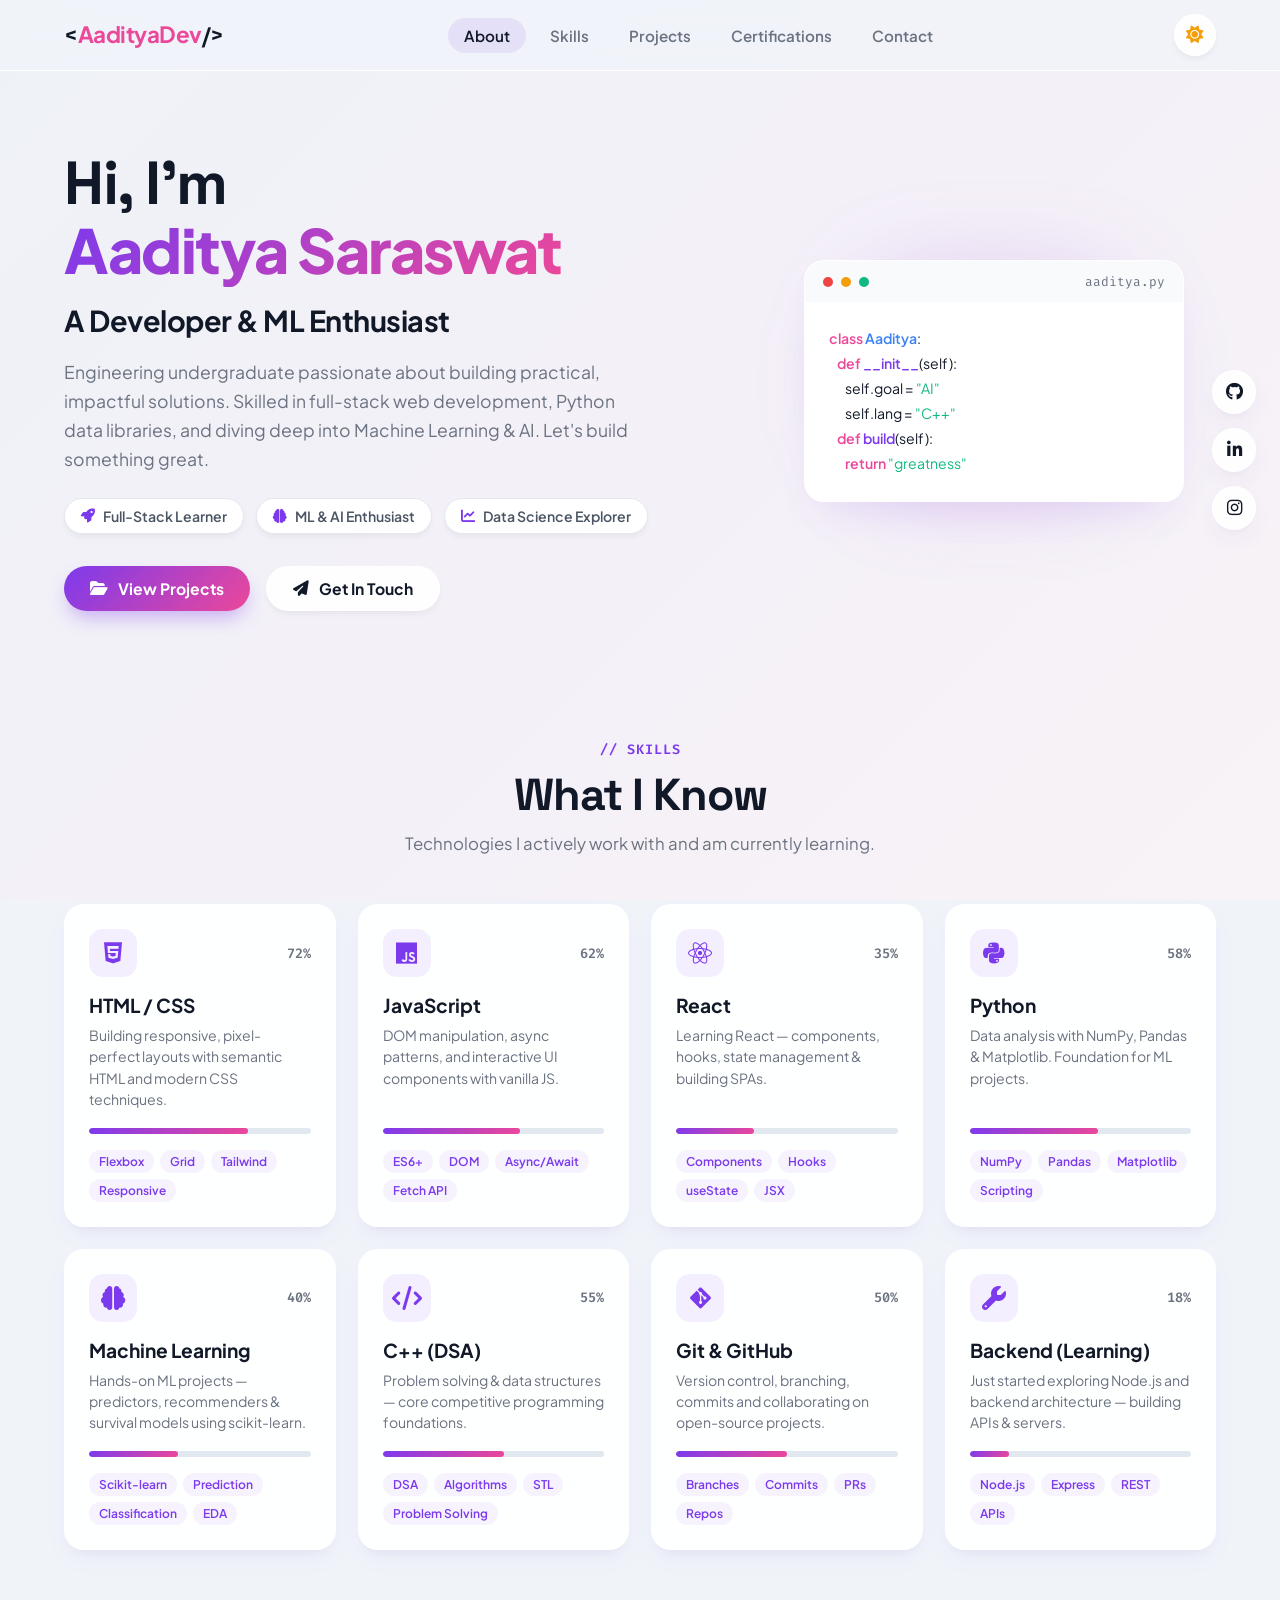
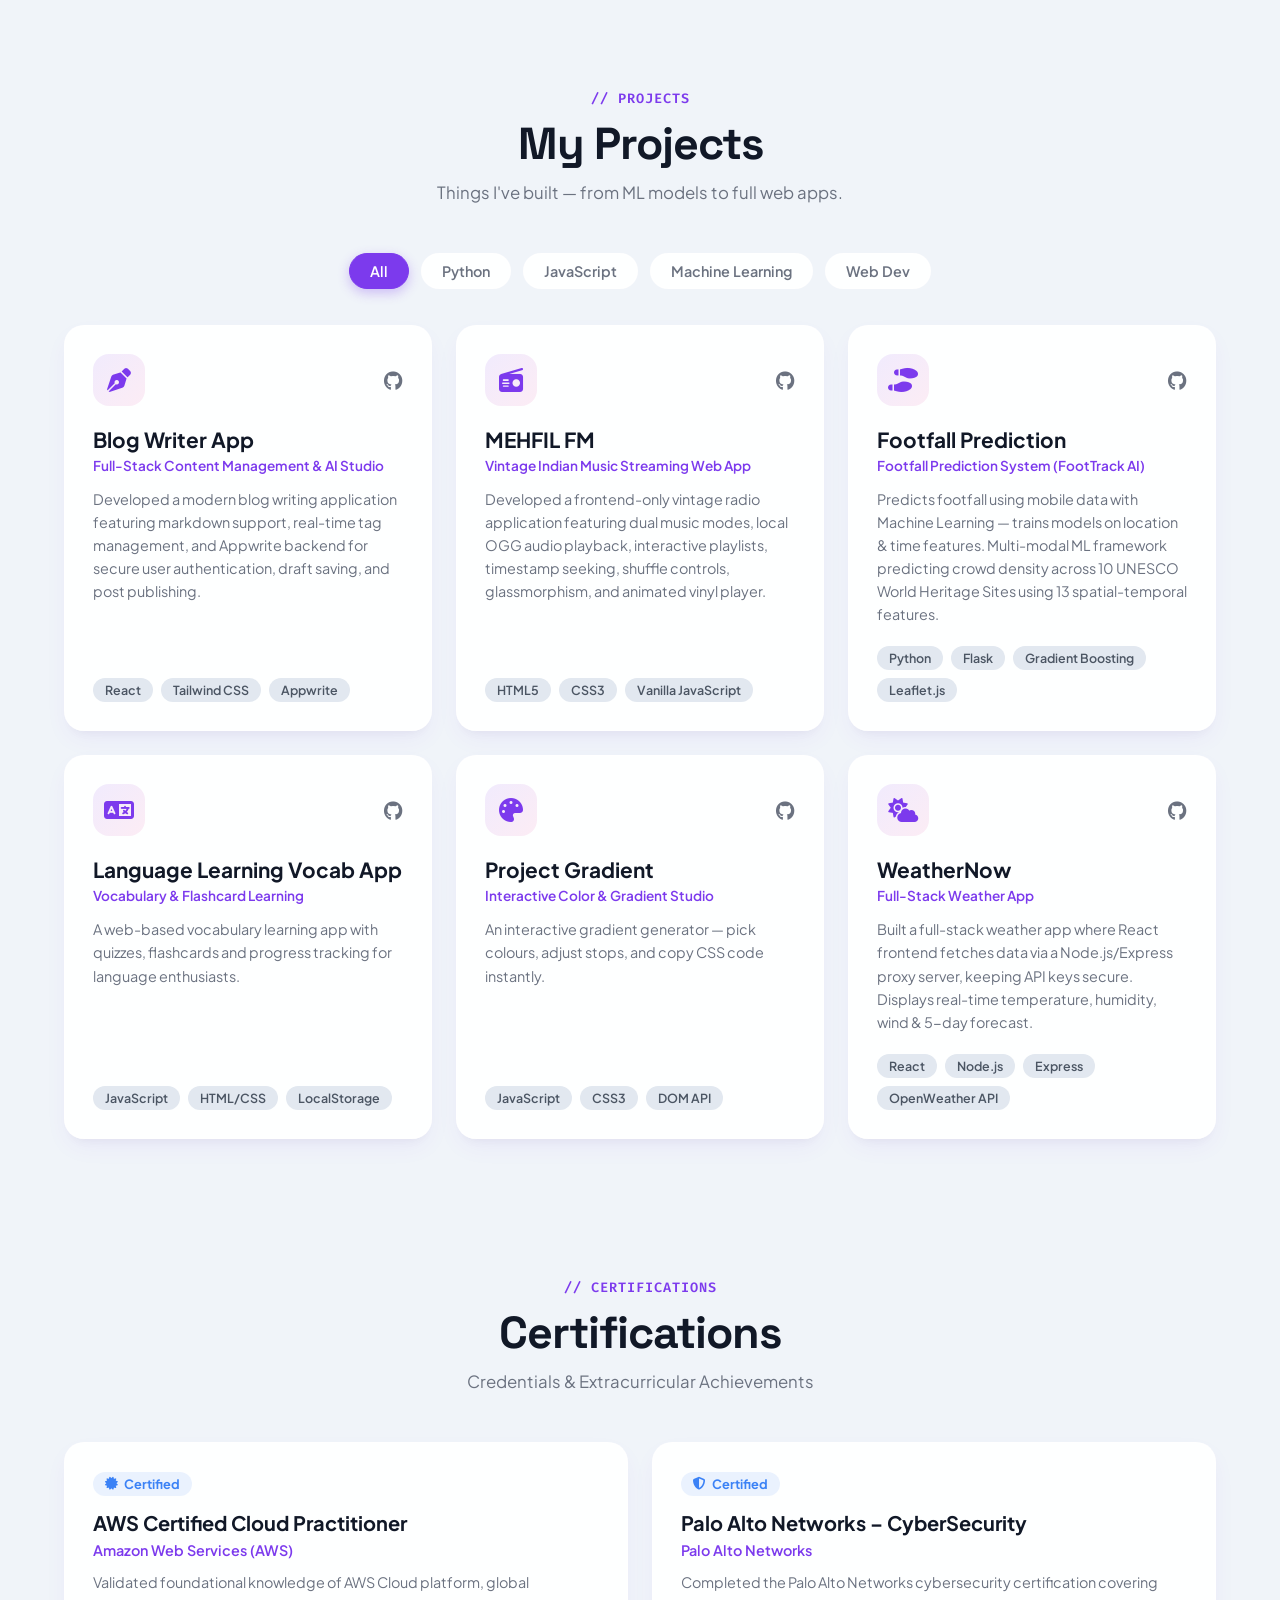
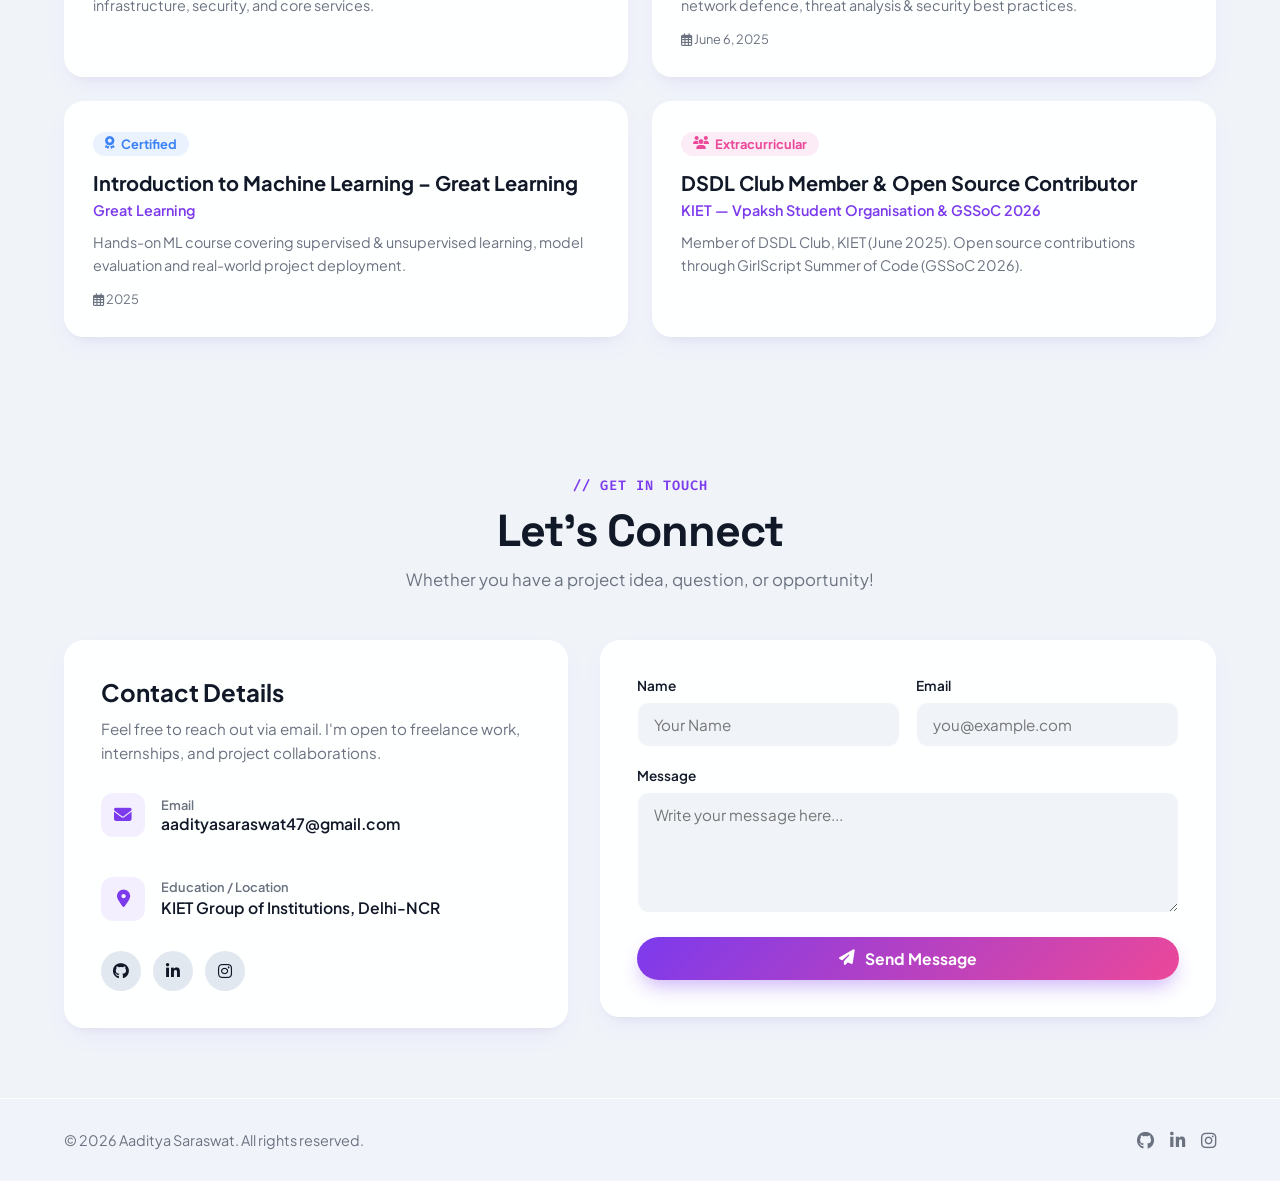
<file: index.html>
<!doctype html>
<html lang="en">
<head>
  <meta charset="utf-8">
  <meta name="viewport" content="width=device-width, initial-scale=1">
  <title>Aaditya Saraswat — Portfolio</title>
  <meta name="description" content="Portfolio of Aaditya Saraswat — Full-Stack Developer &amp; Machine Learning Enthusiast. Explore skills, projects, certifications, and experience.">
  <link rel="stylesheet" href="style.css">
  <link rel="preconnect" href="https://fonts.googleapis.com">
  <link rel="preconnect" href="https://fonts.gstatic.com" crossorigin>
  <link href="https://fonts.googleapis.com/css2?family=Plus+Jakarta+Sans:wght@400;500;600;700;800&amp;family=Space+Grotesk:wght@500;700&amp;family=Fira+Code:wght@400;500&amp;display=swap" rel="stylesheet">
  <link rel="stylesheet" href="https://cdnjs.cloudflare.com/ajax/libs/font-awesome/6.4.0/css/all.min.css">
</head>
<body class="light-theme">

  <!-- NAVBAR -->
  <header class="navbar" role="banner">
    <div class="nav-container">
      <a href="#home" class="brand-logo">&lt;<span class="brand-highlight">AadityaDev</span>/&gt;</a>

      <nav class="nav-menu" aria-label="Main navigation">
        <ul class="nav-links">
          <li><a href="#home" class="nav-link active">About</a></li>
          <li><a href="#skills" class="nav-link">Skills</a></li>
          <li><a href="#projects" class="nav-link">Projects</a></li>
          <li><a href="#certifications" class="nav-link">Certifications</a></li>
          <li><a href="#contact" class="nav-link">Contact</a></li>
        </ul>
      </nav>

      <div class="nav-right">
        <button id="themeToggle" class="theme-toggle-btn" aria-label="Toggle light/dark theme">
          <i class="fas fa-sun sun-icon"></i>
          <i class="fas fa-moon moon-icon"></i>
        </button>
        <button class="hamburger-btn" aria-label="Toggle navigation menu">
          <i class="fas fa-bars"></i>
        </button>
      </div>
    </div>
  </header>

  <!-- FIXED FLOATING SOCIAL SIDEBAR -->
  <aside class="social-sidebar" aria-label="Social Profiles">
    <a href="https://github.com/Novice47/" target="_blank" rel="noopener" aria-label="GitHub Profile">
      <i class="fab fa-github"></i>
    </a>
    <a href="https://www.linkedin.com/in/aaditya-saraswat-676755144/" target="_blank" rel="noopener" aria-label="LinkedIn Profile">
      <i class="fab fa-linkedin-in"></i>
    </a>
    <a href="https://www.instagram.com/adityaa_saraswat" target="_blank" rel="noopener" aria-label="Instagram Profile">
      <i class="fab fa-instagram"></i>
    </a>
  </aside>

  <main>
    <!-- HERO SECTION -->
    <section id="home" class="hero-section">
      <div class="hero-container">
        <div class="hero-text-content">
          <h1 class="hero-title">
            Hi, I'm <br><span class="hero-name">Aaditya Saraswat</span>
          </h1>
          <h2 class="hero-subtitle">A Developer &amp; ML Enthusiast</h2>
          <p class="hero-description">
            Engineering undergraduate passionate about building practical, impactful solutions. Skilled in full-stack web development, Python data libraries, and diving deep into Machine Learning &amp; AI. Let's build something great.
          </p>
          <div class="hero-badges">
            <span class="badge"><i class="fas fa-rocket"></i> Full-Stack Learner</span>
            <span class="badge"><i class="fas fa-brain"></i> ML &amp; AI Enthusiast</span>
            <span class="badge"><i class="fas fa-chart-line"></i> Data Science Explorer</span>
          </div>
          <div class="hero-cta-group">
            <a href="#projects" class="btn primary-btn"><i class="fas fa-folder-open"></i> View Projects</a>
            <a href="#contact" class="btn secondary-btn"><i class="fas fa-paper-plane"></i> Get In Touch</a>
          </div>
        </div>

        <div class="hero-visual-card">
          <div class="code-card-glow"></div>
          <div class="code-card">
            <div class="code-card-header">
              <span class="dot red"></span>
              <span class="dot yellow"></span>
              <span class="dot green"></span>
              <span class="code-card-title">aaditya.py</span>
            </div>
            <div class="code-card-body">
              <pre><code><span class="keyword">class</span> <span class="class-name">Aaditya</span>:
    <span class="keyword">def</span> <span class="func-name">__init__</span>(<span class="param">self</span>):
        <span class="param">self</span>.goal = <span class="string">"AI"</span>
        <span class="param">self</span>.lang = <span class="string">"C++"</span>
    <span class="keyword">def</span> <span class="func-name">build</span>(<span class="param">self</span>):
        <span class="keyword">return</span> <span class="string">"greatness"</span></code></pre>
            </div>
          </div>
        </div>
      </div>
    </section>

    <!-- SKILLS SECTION -->
    <section id="skills" class="section-container">
      <div class="section-header">
        <span class="section-tag">// SKILLS</span>
        <h2 class="section-title">What I Know</h2>
        <p class="section-subtitle">Technologies I actively work with and am currently learning.</p>
      </div>

      <div class="skills-grid">
        <div class="skill-card">
          <div class="skill-card-top">
            <div class="skill-icon-box"><i class="fab fa-html5"></i></div>
            <span class="prof-score">72%</span>
          </div>
          <h3>HTML / CSS</h3>
          <p>Building responsive, pixel-perfect layouts with semantic HTML and modern CSS techniques.</p>
          <div class="progress-bar-bg"><div class="progress-bar-fill" style="width: 72%;"></div></div>
          <div class="skill-tags">
            <span>Flexbox</span><span>Grid</span><span>Tailwind</span><span>Responsive</span>
          </div>
        </div>

        <div class="skill-card">
          <div class="skill-card-top">
            <div class="skill-icon-box"><i class="fab fa-js"></i></div>
            <span class="prof-score">62%</span>
          </div>
          <h3>JavaScript</h3>
          <p>DOM manipulation, async patterns, and interactive UI components with vanilla JS.</p>
          <div class="progress-bar-bg"><div class="progress-bar-fill" style="width: 62%;"></div></div>
          <div class="skill-tags">
            <span>ES6+</span><span>DOM</span><span>Async/Await</span><span>Fetch API</span>
          </div>
        </div>

        <div class="skill-card">
          <div class="skill-card-top">
            <div class="skill-icon-box"><i class="fab fa-react"></i></div>
            <span class="prof-score">35%</span>
          </div>
          <h3>React</h3>
          <p>Learning React — components, hooks, state management &amp; building SPAs.</p>
          <div class="progress-bar-bg"><div class="progress-bar-fill" style="width: 35%;"></div></div>
          <div class="skill-tags">
            <span>Components</span><span>Hooks</span><span>useState</span><span>JSX</span>
          </div>
        </div>

        <div class="skill-card">
          <div class="skill-card-top">
            <div class="skill-icon-box"><i class="fab fa-python"></i></div>
            <span class="prof-score">58%</span>
          </div>
          <h3>Python</h3>
          <p>Data analysis with NumPy, Pandas &amp; Matplotlib. Foundation for ML projects.</p>
          <div class="progress-bar-bg"><div class="progress-bar-fill" style="width: 58%;"></div></div>
          <div class="skill-tags">
            <span>NumPy</span><span>Pandas</span><span>Matplotlib</span><span>Scripting</span>
          </div>
        </div>

        <div class="skill-card">
          <div class="skill-card-top">
            <div class="skill-icon-box"><i class="fas fa-brain"></i></div>
            <span class="prof-score">40%</span>
          </div>
          <h3>Machine Learning</h3>
          <p>Hands-on ML projects — predictors, recommenders &amp; survival models using scikit-learn.</p>
          <div class="progress-bar-bg"><div class="progress-bar-fill" style="width: 40%;"></div></div>
          <div class="skill-tags">
            <span>Scikit-learn</span><span>Prediction</span><span>Classification</span><span>EDA</span>
          </div>
        </div>

        <div class="skill-card">
          <div class="skill-card-top">
            <div class="skill-icon-box"><i class="fas fa-code"></i></div>
            <span class="prof-score">55%</span>
          </div>
          <h3>C++ (DSA)</h3>
          <p>Problem solving &amp; data structures — core competitive programming foundations.</p>
          <div class="progress-bar-bg"><div class="progress-bar-fill" style="width: 55%;"></div></div>
          <div class="skill-tags">
            <span>DSA</span><span>Algorithms</span><span>STL</span><span>Problem Solving</span>
          </div>
        </div>

        <div class="skill-card">
          <div class="skill-card-top">
            <div class="skill-icon-box"><i class="fab fa-git-alt"></i></div>
            <span class="prof-score">50%</span>
          </div>
          <h3>Git &amp; GitHub</h3>
          <p>Version control, branching, commits and collaborating on open-source projects.</p>
          <div class="progress-bar-bg"><div class="progress-bar-fill" style="width: 50%;"></div></div>
          <div class="skill-tags">
            <span>Branches</span><span>Commits</span><span>PRs</span><span>Repos</span>
          </div>
        </div>

        <div class="skill-card">
          <div class="skill-card-top">
            <div class="skill-icon-box"><i class="fas fa-wrench"></i></div>
            <span class="prof-score">18%</span>
          </div>
          <h3>Backend (Learning)</h3>
          <p>Just started exploring Node.js and backend architecture — building APIs &amp; servers.</p>
          <div class="progress-bar-bg"><div class="progress-bar-fill" style="width: 18%;"></div></div>
          <div class="skill-tags">
            <span>Node.js</span><span>Express</span><span>REST</span><span>APIs</span>
          </div>
        </div>
      </div>
    </section>

    <!-- PROJECTS SECTION -->
    <section id="projects" class="section-container">
      <div class="section-header">
        <span class="section-tag">// PROJECTS</span>
        <h2 class="section-title">My Projects</h2>
        <p class="section-subtitle">Things I've built — from ML models to full web apps.</p>
      </div>

      <!-- Filter buttons -->
      <div class="project-filter-bar">
        <button class="filter-btn active" data-filter="all">All</button>
        <button class="filter-btn" data-filter="python">Python</button>
        <button class="filter-btn" data-filter="js">JavaScript</button>
        <button class="filter-btn" data-filter="ml">Machine Learning</button>
        <button class="filter-btn" data-filter="web">Web Dev</button>
      </div>

      <div class="projects-grid">
        <!-- Project 1: Blog Writer App -->
        <article class="project-card" data-category="web">
          <div class="project-card-header">
            <div class="project-icon-wrapper"><i class="fas fa-pen-nib"></i></div>
            <div class="project-links">
              <a href="https://github.com/Novice47/" target="_blank" rel="noopener" aria-label="GitHub Source"><i class="fab fa-github"></i></a>
            </div>
          </div>
          <h3>Blog Writer App</h3>
          <p class="project-subtitle">Full-Stack Content Management &amp; AI Studio</p>
          <p class="project-desc">
            Developed a modern blog writing application featuring markdown support, real-time tag management, and Appwrite backend for secure user authentication, draft saving, and post publishing.
          </p>
          <div class="project-tech-stack">
            <span>React</span><span>Tailwind CSS</span><span>Appwrite</span>
          </div>
        </article>

        <!-- Project 2: MEHFIL FM -->
        <article class="project-card" data-category="web js">
          <div class="project-card-header">
            <div class="project-icon-wrapper"><i class="fas fa-radio"></i></div>
            <div class="project-links">
              <a href="https://github.com/Novice47/" target="_blank" rel="noopener" aria-label="GitHub Source"><i class="fab fa-github"></i></a>
            </div>
          </div>
          <h3>MEHFIL FM</h3>
          <p class="project-subtitle">Vintage Indian Music Streaming Web App</p>
          <p class="project-desc">
            Developed a frontend-only vintage radio application featuring dual music modes, local OGG audio playback, interactive playlists, timestamp seeking, shuffle controls, glassmorphism, and animated vinyl player.
          </p>
          <div class="project-tech-stack">
            <span>HTML5</span><span>CSS3</span><span>Vanilla JavaScript</span>
          </div>
        </article>

        <!-- Project 3: Footfall Prediction -->
        <article class="project-card" data-category="ml python">
          <div class="project-card-header">
            <div class="project-icon-wrapper"><i class="fas fa-shoe-prints"></i></div>
            <div class="project-links">
              <a href="https://github.com/Novice47/" target="_blank" rel="noopener" aria-label="GitHub Source"><i class="fab fa-github"></i></a>
            </div>
          </div>
          <h3>Footfall Prediction</h3>
          <p class="project-subtitle">Footfall Prediction System (FootTrack AI)</p>
          <p class="project-desc">
            Predicts footfall using mobile data with Machine Learning — trains models on location &amp; time features. Multi-modal ML framework predicting crowd density across 10 UNESCO World Heritage Sites using 13 spatial-temporal features.
          </p>
          <div class="project-tech-stack">
            <span>Python</span><span>Flask</span><span>Gradient Boosting</span><span>Leaflet.js</span>
          </div>
        </article>

        <!-- Project 4: Language Learning Vocab App -->
        <article class="project-card" data-category="web js">
          <div class="project-card-header">
            <div class="project-icon-wrapper"><i class="fas fa-language"></i></div>
            <div class="project-links">
              <a href="https://github.com/Novice47/" target="_blank" rel="noopener" aria-label="GitHub Source"><i class="fab fa-github"></i></a>
            </div>
          </div>
          <h3>Language Learning Vocab App</h3>
          <p class="project-subtitle">Vocabulary &amp; Flashcard Learning</p>
          <p class="project-desc">
            A web-based vocabulary learning app with quizzes, flashcards and progress tracking for language enthusiasts.
          </p>
          <div class="project-tech-stack">
            <span>JavaScript</span><span>HTML/CSS</span><span>LocalStorage</span>
          </div>
        </article>

        <!-- Project 5: Project Gradient -->
        <article class="project-card" data-category="web js">
          <div class="project-card-header">
            <div class="project-icon-wrapper"><i class="fas fa-palette"></i></div>
            <div class="project-links">
              <a href="https://github.com/Novice47/" target="_blank" rel="noopener" aria-label="GitHub Source"><i class="fab fa-github"></i></a>
            </div>
          </div>
          <h3>Project Gradient</h3>
          <p class="project-subtitle">Interactive Color &amp; Gradient Studio</p>
          <p class="project-desc">
            An interactive gradient generator — pick colours, adjust stops, and copy CSS code instantly.
          </p>
          <div class="project-tech-stack">
            <span>JavaScript</span><span>CSS3</span><span>DOM API</span>
          </div>
        </article>

        <!-- Project 6: WeatherNow Weather App -->
        <article class="project-card" data-category="web">
          <div class="project-card-header">
            <div class="project-icon-wrapper"><i class="fas fa-cloud-sun"></i></div>
            <div class="project-links">
              <a href="https://github.com/Novice47/" target="_blank" rel="noopener" aria-label="GitHub Source"><i class="fab fa-github"></i></a>
            </div>
          </div>
          <h3>WeatherNow</h3>
          <p class="project-subtitle">Full-Stack Weather App</p>
          <p class="project-desc">
            Built a full-stack weather app where React frontend fetches data via a Node.js/Express proxy server, keeping API keys secure. Displays real-time temperature, humidity, wind &amp; 5-day forecast.
          </p>
          <div class="project-tech-stack">
            <span>React</span><span>Node.js</span><span>Express</span><span>OpenWeather API</span>
          </div>
        </article>
      </div>
    </section>

    <!-- CERTIFICATIONS & ACHIEVEMENTS SECTION -->
    <section id="certifications" class="section-container">
      <div class="section-header">
        <span class="section-tag">// CERTIFICATIONS</span>
        <h2 class="section-title">Certifications</h2>
        <p class="section-subtitle">Credentials &amp; Extracurricular Achievements</p>
      </div>

      <div class="cert-grid">
        <div class="cert-card">
          <div class="cert-badge-tag"><i class="fas fa-certificate"></i> Certified</div>
          <h3>AWS Certified Cloud Practitioner</h3>
          <p class="cert-issuer">Amazon Web Services (AWS)</p>
          <p class="cert-desc">Validated foundational knowledge of AWS Cloud platform, global infrastructure, security, and core services.</p>
        </div>

        <div class="cert-card">
          <div class="cert-badge-tag"><i class="fas fa-shield-alt"></i> Certified</div>
          <h3>Palo Alto Networks – CyberSecurity</h3>
          <p class="cert-issuer">Palo Alto Networks</p>
          <p class="cert-desc">Completed the Palo Alto Networks cybersecurity certification covering network defence, threat analysis &amp; security best practices.</p>
          <span class="cert-date"><i class="far fa-calendar-alt"></i> June 6, 2025</span>
        </div>

        <div class="cert-card">
          <div class="cert-badge-tag"><i class="fas fa-award"></i> Certified</div>
          <h3>Introduction to Machine Learning – Great Learning</h3>
          <p class="cert-issuer">Great Learning</p>
          <p class="cert-desc">Hands-on ML course covering supervised &amp; unsupervised learning, model evaluation and real-world project deployment.</p>
          <span class="cert-date"><i class="far fa-calendar-alt"></i> 2025</span>
        </div>

        <div class="cert-card extra-card">
          <div class="cert-badge-tag highlight-tag"><i class="fas fa-users"></i> Extracurricular</div>
          <h3>DSDL Club Member &amp; Open Source Contributor</h3>
          <p class="cert-issuer">KIET — Vpaksh Student Organisation &amp; GSSoC 2026</p>
          <p class="cert-desc">Member of DSDL Club, KIET (June 2025). Open source contributions through GirlScript Summer of Code (GSSoC 2026).</p>
        </div>
      </div>
    </section>

    <!-- CONTACT SECTION -->
    <section id="contact" class="section-container">
      <div class="section-header">
        <span class="section-tag">// GET IN TOUCH</span>
        <h2 class="section-title">Let's Connect</h2>
        <p class="section-subtitle">Whether you have a project idea, question, or opportunity!</p>
      </div>

      <div class="contact-wrapper">
        <div class="contact-info-card">
          <h3>Contact Details</h3>
          <p>Feel free to reach out via email. I'm open to freelance work, internships, and project collaborations.</p>
          
          <div class="contact-item">
            <div class="contact-icon"><i class="fas fa-envelope"></i></div>
            <div>
              <span>Email</span>
              <a href="mailto:aadityasaraswat47@gmail.com">aadityasaraswat47@gmail.com</a>
            </div>
          </div>

          <div class="contact-item">
            <div>
            </div>
          </div>

          <div class="contact-item">
            <div class="contact-icon"><i class="fas fa-map-marker-alt"></i></div>
            <div>
              <span>Education / Location</span>
              <p>KIET Group of Institutions, Delhi-NCR</p>
            </div>
          </div>

          <div class="contact-socials-inline">
            <a href="https://github.com/Novice47/" target="_blank" rel="noopener" aria-label="GitHub"><i class="fab fa-github"></i></a>
            <a href="https://www.linkedin.com/in/aaditya-saraswat-676755144/" target="_blank" rel="noopener" aria-label="LinkedIn"><i class="fab fa-linkedin-in"></i></a>
            <a href="https://www.instagram.com/adityaa_saraswat" target="_blank" rel="noopener" aria-label="Instagram"><i class="fab fa-instagram"></i></a>
          </div>
        </div>

        <div class="contact-form-card">
          <form id="contactForm" action="https://formspree.io/f/mkjwrvnk" method="POST">
            <div class="form-group-row">
              <div class="form-group">
                <label for="userName">Name</label>
                <input type="text" id="userName" name="name" placeholder="Your Name" required>
              </div>
              <div class="form-group">
                <label for="userEmail">Email</label>
                <input type="email" id="userEmail" name="email" placeholder="you@example.com" required>
              </div>
            </div>
            <div class="form-group">
              <label for="userMessage">Message</label>
              <textarea id="userMessage" name="message" rows="5" placeholder="Write your message here..." required></textarea>
            </div>
            <button type="submit" class="btn primary-btn full-width"><i class="fas fa-paper-plane"></i> Send Message</button>
          </form>
        </div>
      </div>
    </section>
  </main>

  <!-- FOOTER -->
  <footer class="footer">
    <div class="footer-container">
      <p>&copy; 2026 Aaditya Saraswat. All rights reserved.</p>
      <div class="footer-social-links">
        <a href="https://github.com/Novice47/" target="_blank" rel="noopener" aria-label="GitHub"><i class="fab fa-github"></i></a>
        <a href="https://www.linkedin.com/in/aaditya-saraswat-676755144/" target="_blank" rel="noopener" aria-label="LinkedIn"><i class="fab fa-linkedin-in"></i></a>
        <a href="https://www.instagram.com/adityaa_saraswat" target="_blank" rel="noopener" aria-label="Instagram"><i class="fab fa-instagram"></i></a>
      </div>
    </div>
  </footer>

  <!-- JAVASCRIPT FOR THEME TOGGLE, MOBILE MENU, FILTERS -->
  <script>
    (function() {
      // Theme Toggle Logic
      const themeToggleBtn = document.getElementById('themeToggle');
      const body = document.body;

      // Default theme is light, saved in localStorage
      const savedTheme = localStorage.getItem('aaditya-portfolio-theme') || 'light';
      if (savedTheme === 'dark') {
        body.classList.remove('light-theme');
        body.classList.add('dark-theme');
      } else {
        body.classList.remove('dark-theme');
        body.classList.add('light-theme');
      }

      themeToggleBtn.addEventListener('click', () => {
        if (body.classList.contains('light-theme')) {
          body.classList.remove('light-theme');
          body.classList.add('dark-theme');
          localStorage.setItem('aaditya-portfolio-theme', 'dark');
        } else {
          body.classList.remove('dark-theme');
          body.classList.add('light-theme');
          localStorage.setItem('aaditya-portfolio-theme', 'light');
        }
      });

      // Mobile Hamburger Toggle
      const hamburgerBtn = document.querySelector('.hamburger-btn');
      const navMenu = document.querySelector('.nav-menu');

      if (hamburgerBtn) {
        hamburgerBtn.addEventListener('click', () => {
          navMenu.classList.toggle('active');
        });
      }

      // Close mobile menu when link is clicked
      document.querySelectorAll('.nav-link').forEach(link => {
        link.addEventListener('click', () => {
          navMenu.classList.remove('active');
        });
      });

      // Project Filter Logic
      const filterBtns = document.querySelectorAll('.filter-btn');
      const projectCards = document.querySelectorAll('.project-card');

      filterBtns.forEach(btn => {
        btn.addEventListener('click', () => {
          filterBtns.forEach(b => b.classList.remove('active'));
          btn.classList.add('active');

          const filter = btn.getAttribute('data-filter');

          projectCards.forEach(card => {
            const categories = card.getAttribute('data-category').split(' ');
            if (filter === 'all' || categories.includes(filter)) {
              card.style.display = 'flex';
            } else {
              card.style.display = 'none';
            }
          });
        });
      });

      // Contact Form Handlers - Integrated with Formspree
      const contactForm = document.getElementById('contactForm');
      if (contactForm) {
        contactForm.addEventListener('submit', async (e) => {
          e.preventDefault();
          const submitBtn = contactForm.querySelector('button[type="submit"]');
          const originalBtnHtml = submitBtn.innerHTML;

          submitBtn.disabled = true;
          submitBtn.innerHTML = '<i class="fas fa-spinner fa-spin"></i> Sending...';

          try {
            const formData = new FormData(contactForm);
            const response = await fetch(contactForm.action, {
              method: 'POST',
              body: formData,
              headers: {
                'Accept': 'application/json'
              }
            });

            if (response.ok) {
              alert('Thank you! Your message has been sent directly to Aaditya.');
              contactForm.reset();
            } else {
              const data = await response.json();
              if (data && data.errors) {
                alert(data.errors.map(error => error.message).join(', '));
              } else {
                alert('Oops! There was a problem submitting your form.');
              }
            }
          } catch (error) {
            alert('Oops! There was a network error. Please try again.');
          } finally {
            submitBtn.disabled = false;
            submitBtn.innerHTML = originalBtnHtml;
          }
        });
      }
    })();
  </script>
</body>
</html>
</file>
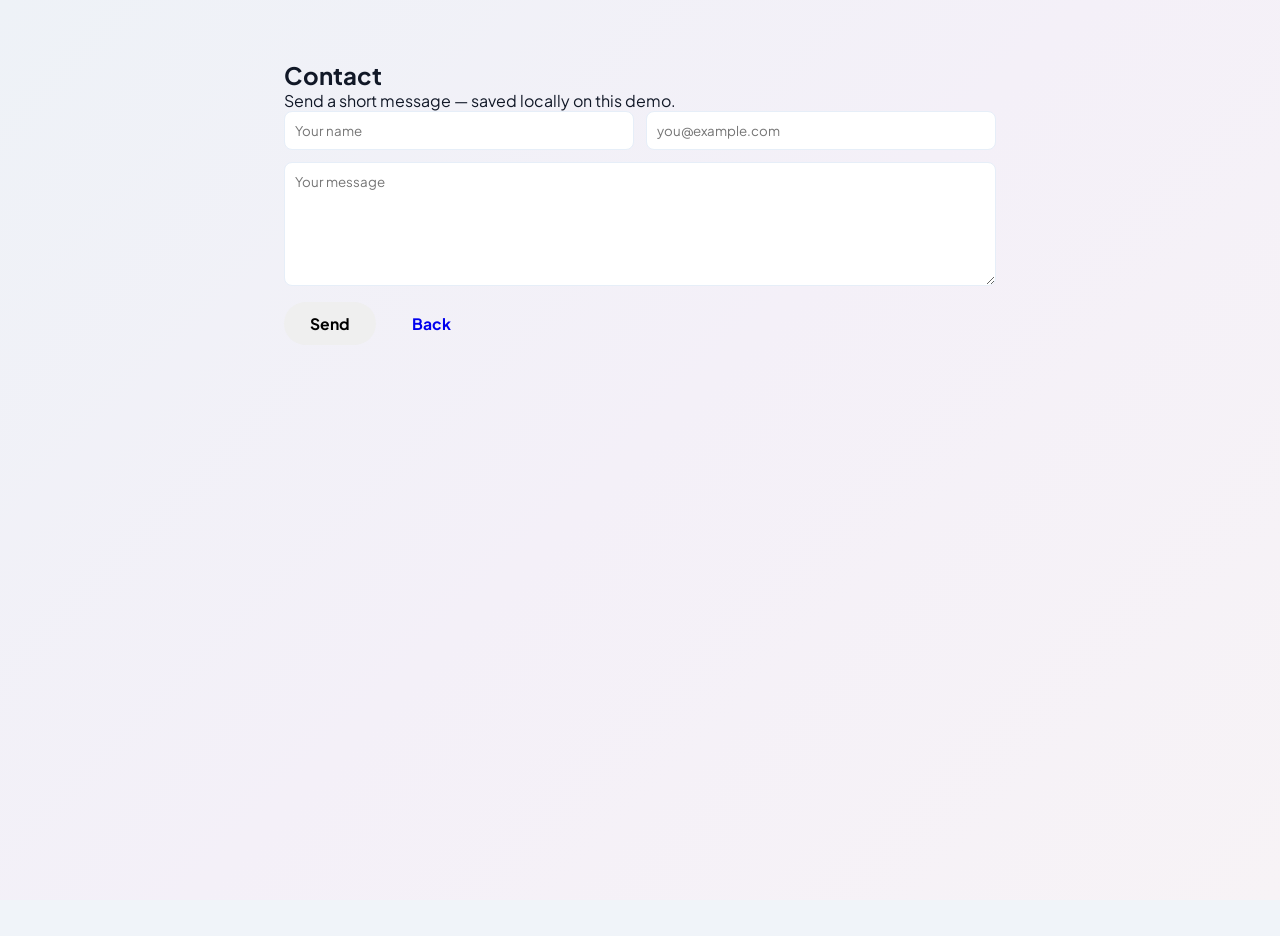
<file: Contactus.html>
<!doctype html>
<html lang="en">
<head>
  <meta charset="utf-8" />
  <meta name="viewport" content="width=device-width,initial-scale=1" />
  <title>Contact — Aaditya Saraswat</title>
  <link rel="stylesheet" href="style.css">
</head>
<body>
  <main class="container">
    <section class="section contact-section">
      <div class="contact-card" style="max-width:760px;margin:36px auto;padding:24px;background:var(--card);border-radius:12px;box-shadow:var(--shadow)">
        <h1>Contact</h1>
        <p class="muted">Send a short message — saved locally on this demo.</p>
        <form id="contactForm">
          <div style="display:grid;grid-template-columns:1fr 1fr;gap:12px">
            <input name="name" type="text" placeholder="Your name" required style="padding:10px;border-radius:8px;border:1px solid #e6eef8">
            <input name="email" type="email" placeholder="you@example.com" required style="padding:10px;border-radius:8px;border:1px solid #e6eef8">
          </div>
          <div style="margin-top:12px">
            <textarea name="message" rows="6" placeholder="Your message" required style="width:100%;padding:10px;border-radius:8px;border:1px solid #e6eef8"></textarea>
          </div>
          <div style="margin-top:12px;display:flex;gap:10px">
            <button class="btn primary" type="submit">Send</button>
            <a class="btn outline" href="index.html">Back</a>
          </div>
        </form>
      </div>
    </section>
  </main>

  <script>
    (function(){
      const form = document.getElementById('contactForm');
      if (!form) return;
      form.addEventListener('submit', (e) => {
        e.preventDefault();
        const name = form.name.value.trim();
        const email = form.email.value.trim();
        const message = form.message.value.trim();
        if (!name || !email || !message) { alert('Please complete all fields.'); return; }
        const messages = JSON.parse(localStorage.getItem('contact-messages') || '[]');
        messages.push({name, email, message, date: new Date().toISOString()});
        localStorage.setItem('contact-messages', JSON.stringify(messages));
        alert('Message saved locally. Thank you!');
        form.reset();
      });
    })();
  </script>
</body>
</html>
</file>
<file: style.css>
/* MODERN PORTFOLIO DESIGN SYSTEM */
@import url('https://fonts.googleapis.com/css2?family=Plus+Jakarta+Sans:wght@400;500;600;700;800&family=Space+Grotesk:wght@500;700&family=Fira+Code:wght@400;500&display=swap');

:root {
  /* LIGHT THEME (Default) */
  --bg-primary: #f0f4f9;
  --bg-gradient: linear-gradient(135deg, #eef2f7 0%, #f4f0f8 50%, #f7f3f6 100%);
  --card-bg: rgba(255, 255, 255, 0.92);
  --card-border: rgba(255, 255, 255, 0.9);
  --text-main: #111827;
  --text-muted: #6b7280;
  --text-sub: #4b5563;
  --brand-primary: #7c3aed;
  --brand-gradient: linear-gradient(135deg, #7c3aed 0%, #ec4899 100%);
  --accent-pink: #ec4899;
  --accent-blue: #3b82f6;
  --accent-cyan: #06b6d4;
  --shadow-sm: 0 4px 6px -1px rgba(0, 0, 0, 0.05);
  --shadow-md: 0 10px 25px -5px rgba(124, 58, 237, 0.08), 0 8px 10px -6px rgba(0, 0, 0, 0.04);
  --shadow-lg: 0 20px 40px -15px rgba(124, 58, 237, 0.12);
  --nav-bg: rgba(240, 244, 249, 0.85);
  --code-bg: #ffffff;
  --code-header: #f8fafc;
  --progress-bg: #e2e8f0;
  --badge-bg: #ffffff;
  --badge-border: #e2e8f0;
}

body.dark-theme {
  /* DARK THEME OVERRIDES */
  --bg-primary: #0b0f19;
  --bg-gradient: linear-gradient(135deg, #0b0f19 0%, #111827 50%, #1e1b2e 100%);
  --card-bg: rgba(17, 24, 39, 0.85);
  --card-border: rgba(255, 255, 255, 0.08);
  --text-main: #f9fafb;
  --text-muted: #9ca3af;
  --text-sub: #d1d5db;
  --brand-primary: #a78bfa;
  --brand-gradient: linear-gradient(135deg, #a78bfa 0%, #f472b6 100%);
  --accent-pink: #f472b6;
  --accent-blue: #60a5fa;
  --accent-cyan: #22d3ee;
  --shadow-sm: 0 4px 6px -1px rgba(0, 0, 0, 0.3);
  --shadow-md: 0 10px 25px -5px rgba(0, 0, 0, 0.4);
  --shadow-lg: 0 20px 40px -15px rgba(0, 0, 0, 0.6);
  --nav-bg: rgba(11, 15, 25, 0.85);
  --code-bg: #111827;
  --code-header: #1f2937;
  --progress-bg: #374151;
  --badge-bg: rgba(31, 41, 55, 0.8);
  --badge-border: rgba(255, 255, 255, 0.1);
}

* {
  margin: 0;
  padding: 0;
  box-sizing: border-box;
  font-family: 'Plus Jakarta Sans', sans-serif;
}

html {
  scroll-behavior: smooth;
}

body {
  background: var(--bg-primary);
  background-image: var(--bg-gradient);
  background-attachment: fixed;
  color: var(--text-main);
  min-height: 100vh;
  transition: background 0.3s ease, color 0.3s ease;
  overflow-x: hidden;
  position: relative;
}

/* NAVBAR */
.navbar {
  position: sticky;
  top: 0;
  z-index: 100;
  background: var(--nav-bg);
  backdrop-filter: blur(12px);
  -webkit-backdrop-filter: blur(12px);
  border-bottom: 1px solid var(--card-border);
  padding: 14px 0;
  transition: all 0.3s ease;
}

.nav-container {
  max-width: 1200px;
  margin: 0 auto;
  padding: 0 24px;
  display: flex;
  align-items: center;
  justify-content: space-between;
}

.brand-logo {
  font-family: 'Space Grotesk', sans-serif;
  font-size: 1.4rem;
  font-weight: 700;
  color: var(--text-main);
  text-decoration: none;
  letter-spacing: -0.5px;
}

.brand-highlight {
  color: var(--accent-pink);
}

.nav-links {
  display: flex;
  list-style: none;
  gap: 8px;
}

.nav-link {
  text-decoration: none;
  color: var(--text-muted);
  font-weight: 600;
  font-size: 0.95rem;
  padding: 8px 16px;
  border-radius: 20px;
  transition: all 0.25s ease;
}

.nav-link:hover, .nav-link.active {
  color: var(--text-main);
  background: rgba(124, 58, 237, 0.1);
}

.nav-right {
  display: flex;
  align-items: center;
  gap: 12px;
}

.theme-toggle-btn {
  background: var(--card-bg);
  border: 1px solid var(--card-border);
  width: 42px;
  height: 42px;
  border-radius: 50%;
  cursor: pointer;
  display: flex;
  align-items: center;
  justify-content: center;
  box-shadow: var(--shadow-sm);
  color: #f59e0b;
  font-size: 1.1rem;
  transition: all 0.3s ease;
}

.theme-toggle-btn:hover {
  transform: scale(1.08);
}

body.light-theme .moon-icon { display: none; }
body.light-theme .sun-icon { display: block; }
body.dark-theme .sun-icon { display: none; }
body.dark-theme .moon-icon { display: block; color: #a78bfa; }

.hamburger-btn {
  display: none;
  background: transparent;
  border: none;
  font-size: 1.4rem;
  color: var(--text-main);
  cursor: pointer;
}

/* FLOATING SOCIAL SIDEBAR */
.social-sidebar {
  position: fixed;
  right: 24px;
  top: 50%;
  transform: translateY(-50%);
  z-index: 90;
  display: flex;
  flex-direction: column;
  gap: 14px;
}

.social-sidebar a {
  width: 44px;
  height: 44px;
  background: var(--card-bg);
  border: 1px solid var(--card-border);
  border-radius: 50%;
  display: flex;
  align-items: center;
  justify-content: center;
  color: var(--text-main);
  font-size: 1.1rem;
  text-decoration: none;
  box-shadow: var(--shadow-md);
  backdrop-filter: blur(8px);
  transition: all 0.3s cubic-bezier(0.34, 1.56, 0.64, 1);
}

.social-sidebar a:hover {
  transform: translateX(-5px) scale(1.1);
  color: var(--brand-primary);
  border-color: var(--brand-primary);
}

/* HERO SECTION */
.hero-section {
  padding: 80px 0 60px 0;
}

.hero-container {
  max-width: 1200px;
  margin: 0 auto;
  padding: 0 24px;
  display: grid;
  grid-template-columns: 1.2fr 0.8fr;
  gap: 40px;
  align-items: center;
}

.hero-title {
  font-family: 'Space Grotesk', sans-serif;
  font-size: 3.8rem;
  font-weight: 800;
  line-height: 1.08;
  letter-spacing: -1.5px;
  color: var(--text-main);
}

.hero-name {
  background: var(--brand-gradient);
  -webkit-background-clip: text;
  -webkit-text-fill-color: transparent;
}

.hero-subtitle {
  font-size: 1.8rem;
  font-weight: 700;
  color: var(--text-main);
  margin-top: 16px;
  letter-spacing: -0.5px;
}

.hero-description {
  font-size: 1.1rem;
  line-height: 1.65;
  color: var(--text-muted);
  margin-top: 20px;
  max-width: 580px;
}

.hero-badges {
  display: flex;
  flex-wrap: wrap;
  gap: 12px;
  margin-top: 24px;
}

.badge {
  background: var(--badge-bg);
  border: 1px solid var(--badge-border);
  padding: 8px 16px;
  border-radius: 30px;
  font-size: 0.88rem;
  font-weight: 600;
  color: var(--text-sub);
  box-shadow: var(--shadow-sm);
  display: inline-flex;
  align-items: center;
  gap: 8px;
}

.badge i {
  color: var(--brand-primary);
}

.hero-cta-group {
  display: flex;
  gap: 16px;
  margin-top: 32px;
}

.btn {
  display: inline-flex;
  align-items: center;
  gap: 10px;
  padding: 12px 26px;
  border-radius: 30px;
  font-weight: 700;
  font-size: 0.98rem;
  text-decoration: none;
  cursor: pointer;
  transition: all 0.3s ease;
  border: none;
}

.primary-btn {
  background: var(--brand-gradient);
  color: #ffffff;
  box-shadow: 0 10px 20px -5px rgba(124, 58, 237, 0.4);
}

.primary-btn:hover {
  transform: translateY(-2px);
  box-shadow: 0 14px 24px -5px rgba(124, 58, 237, 0.5);
}

.secondary-btn {
  background: var(--card-bg);
  border: 1px solid var(--card-border);
  color: var(--text-main);
  box-shadow: var(--shadow-sm);
}

.secondary-btn:hover {
  transform: translateY(-2px);
  border-color: var(--brand-primary);
}

/* CODE CARD VISUAL */
.hero-visual-card {
  position: relative;
  display: flex;
  justify-content: center;
}

.code-card-glow {
  position: absolute;
  width: 100%;
  height: 100%;
  background: radial-gradient(circle, rgba(236,72,153,0.2) 0%, rgba(124,58,237,0.15) 50%, transparent 70%);
  filter: blur(40px);
  z-index: 1;
}

.code-card {
  position: relative;
  z-index: 2;
  width: 100%;
  max-width: 380px;
  background: var(--code-bg);
  border: 1px solid var(--card-border);
  border-radius: 20px;
  box-shadow: var(--shadow-lg);
  overflow: hidden;
  backdrop-filter: blur(10px);
}

.code-card-header {
  background: var(--code-header);
  padding: 12px 18px;
  display: flex;
  align-items: center;
  gap: 8px;
  border-bottom: 1px solid var(--card-border);
}

.dot {
  width: 10px;
  height: 10px;
  border-radius: 50%;
}

.dot.red { background: #ef4444; }
.dot.yellow { background: #f59e0b; }
.dot.green { background: #10b981; }

.code-card-title {
  margin-left: auto;
  font-family: 'Fira Code', monospace;
  font-size: 0.8rem;
  color: var(--text-muted);
}

.code-card-body {
  padding: 24px;
}

.code-card-body pre {
  font-family: 'Fira Code', monospace;
  font-size: 0.88rem;
  line-height: 1.7;
}

.keyword { color: var(--accent-pink); font-weight: 600; }
.class-name { color: var(--accent-blue); font-weight: 600; }
.func-name { color: var(--brand-primary); font-weight: 600; }
.string { color: #10b981; }
.param { color: var(--text-main); }

/* SECTIONS COMMON */
.section-container {
  max-width: 1200px;
  margin: 0 auto;
  padding: 70px 24px;
}

.section-header {
  text-align: center;
  max-width: 650px;
  margin: 0 auto 50px auto;
}

.section-tag {
  font-family: 'Fira Code', monospace;
  font-size: 0.85rem;
  font-weight: 600;
  color: var(--brand-primary);
  letter-spacing: 1px;
  display: block;
  margin-bottom: 8px;
}

.section-title {
  font-family: 'Space Grotesk', sans-serif;
  font-size: 2.8rem;
  font-weight: 800;
  letter-spacing: -1px;
  color: var(--text-main);
}

.section-subtitle {
  font-size: 1.05rem;
  color: var(--text-muted);
  margin-top: 10px;
}

/* SKILLS GRID */
.skills-grid {
  display: grid;
  grid-template-columns: repeat(4, 1fr);
  gap: 22px;
}

.skill-card {
  background: var(--card-bg);
  border: 1px solid var(--card-border);
  border-radius: 20px;
  padding: 24px;
  box-shadow: var(--shadow-md);
  transition: all 0.3s ease;
  display: flex;
  flex-direction: column;
}

.skill-card:hover {
  transform: translateY(-6px);
  box-shadow: var(--shadow-lg);
  border-color: rgba(124, 58, 237, 0.3);
}

.skill-card-top {
  display: flex;
  align-items: center;
  justify-content: space-between;
  margin-bottom: 16px;
}

.skill-icon-box {
  width: 48px;
  height: 48px;
  border-radius: 14px;
  background: rgba(124, 58, 237, 0.08);
  display: flex;
  align-items: center;
  justify-content: center;
  font-size: 1.5rem;
  color: var(--brand-primary);
}

.prof-score {
  font-family: 'Fira Code', monospace;
  font-size: 0.85rem;
  font-weight: 600;
  color: var(--text-muted);
}

.skill-card h3 {
  font-size: 1.2rem;
  font-weight: 700;
  color: var(--text-main);
  margin-bottom: 8px;
}

.skill-card p {
  font-size: 0.88rem;
  color: var(--text-muted);
  line-height: 1.5;
  margin-bottom: 18px;
  flex-grow: 1;
}

.progress-bar-bg {
  height: 6px;
  background: var(--progress-bg);
  border-radius: 10px;
  overflow: hidden;
  margin-bottom: 16px;
}

.progress-bar-fill {
  height: 100%;
  background: var(--brand-gradient);
  border-radius: 10px;
}

.skill-tags {
  display: flex;
  flex-wrap: wrap;
  gap: 6px;
}

.skill-tags span {
  font-size: 0.75rem;
  font-weight: 600;
  background: rgba(124, 58, 237, 0.06);
  color: var(--brand-primary);
  padding: 4px 10px;
  border-radius: 12px;
}

/* PROJECTS SECTION */
.project-filter-bar {
  display: flex;
  justify-content: center;
  gap: 12px;
  margin-bottom: 36px;
}

.filter-btn {
  background: var(--card-bg);
  border: 1px solid var(--card-border);
  color: var(--text-muted);
  font-weight: 600;
  font-size: 0.9rem;
  padding: 8px 20px;
  border-radius: 20px;
  cursor: pointer;
  transition: all 0.25s ease;
}

.filter-btn.active, .filter-btn:hover {
  background: var(--brand-primary);
  color: #ffffff;
  border-color: var(--brand-primary);
  box-shadow: 0 4px 12px rgba(124, 58, 237, 0.3);
}

.projects-grid {
  display: grid;
  grid-template-columns: repeat(3, 1fr);
  gap: 24px;
}

.project-card {
  background: var(--card-bg);
  border: 1px solid var(--card-border);
  border-radius: 20px;
  padding: 28px;
  box-shadow: var(--shadow-md);
  transition: all 0.3s ease;
  display: flex;
  flex-direction: column;
}

.project-card:hover {
  transform: translateY(-6px);
  box-shadow: var(--shadow-lg);
}

.project-card-header {
  display: flex;
  justify-content: space-between;
  align-items: center;
  margin-bottom: 20px;
}

.project-icon-wrapper {
  width: 52px;
  height: 52px;
  border-radius: 16px;
  background: linear-gradient(135deg, rgba(124, 58, 237, 0.1), rgba(236, 72, 153, 0.1));
  display: flex;
  align-items: center;
  justify-content: center;
  font-size: 1.5rem;
  color: var(--brand-primary);
}

.project-links a {
  color: var(--text-muted);
  font-size: 1.2rem;
  text-decoration: none;
  transition: color 0.25s ease;
}

.project-links a:hover {
  color: var(--brand-primary);
}

.project-card h3 {
  font-size: 1.3rem;
  font-weight: 700;
  color: var(--text-main);
  margin-bottom: 4px;
}

.project-subtitle {
  font-size: 0.85rem;
  font-weight: 600;
  color: var(--brand-primary);
  margin-bottom: 14px;
}

.project-desc {
  font-size: 0.9rem;
  color: var(--text-muted);
  line-height: 1.6;
  margin-bottom: 20px;
  flex-grow: 1;
}

.project-tech-stack {
  display: flex;
  flex-wrap: wrap;
  gap: 8px;
}

.project-tech-stack span {
  font-size: 0.78rem;
  font-weight: 600;
  background: var(--progress-bg);
  color: var(--text-sub);
  padding: 4px 12px;
  border-radius: 14px;
}

/* CERTIFICATIONS GRID */
.cert-grid {
  display: grid;
  grid-template-columns: repeat(2, 1fr);
  gap: 24px;
}

.cert-card {
  background: var(--card-bg);
  border: 1px solid var(--card-border);
  border-radius: 20px;
  padding: 28px;
  box-shadow: var(--shadow-md);
  transition: all 0.3s ease;
  position: relative;
}

.cert-card:hover {
  transform: translateY(-4px);
  box-shadow: var(--shadow-lg);
}

.cert-badge-tag {
  display: inline-flex;
  align-items: center;
  gap: 6px;
  font-size: 0.8rem;
  font-weight: 700;
  color: #3b82f6;
  background: rgba(59, 130, 246, 0.1);
  padding: 4px 12px;
  border-radius: 12px;
  margin-bottom: 14px;
}

.highlight-tag {
  color: #ec4899;
  background: rgba(236, 72, 153, 0.1);
}

.cert-card h3 {
  font-size: 1.25rem;
  font-weight: 700;
  color: var(--text-main);
  margin-bottom: 6px;
}

.cert-issuer {
  font-size: 0.9rem;
  font-weight: 600;
  color: var(--brand-primary);
  margin-bottom: 12px;
}

.cert-desc {
  font-size: 0.9rem;
  color: var(--text-muted);
  line-height: 1.6;
}

.cert-date {
  display: inline-block;
  font-size: 0.8rem;
  color: var(--text-muted);
  margin-top: 14px;
}

/* CONTACT SECTION */
.contact-wrapper {
  display: grid;
  grid-template-columns: 0.9fr 1.1fr;
  gap: 32px;
  align-items: start;
}

.contact-info-card, .contact-form-card {
  background: var(--card-bg);
  border: 1px solid var(--card-border);
  border-radius: 20px;
  padding: 36px;
  box-shadow: var(--shadow-md);
}

.contact-info-card h3 {
  font-size: 1.5rem;
  font-weight: 700;
  color: var(--text-main);
  margin-bottom: 10px;
}

.contact-info-card p {
  color: var(--text-muted);
  font-size: 0.95rem;
  line-height: 1.6;
  margin-bottom: 28px;
}

.contact-item {
  display: flex;
  align-items: center;
  gap: 16px;
  margin-bottom: 20px;
}

.contact-icon {
  width: 44px;
  height: 44px;
  border-radius: 12px;
  background: rgba(124, 58, 237, 0.08);
  color: var(--brand-primary);
  display: flex;
  align-items: center;
  justify-content: center;
  font-size: 1.1rem;
}

.contact-item span {
  display: block;
  font-size: 0.8rem;
  color: var(--text-muted);
  font-weight: 600;
}

.contact-item a, .contact-item p {
  font-size: 0.98rem;
  font-weight: 600;
  color: var(--text-main);
  text-decoration: none;
  margin-bottom: 0;
}

.contact-item a:hover {
  color: var(--brand-primary);
}

.contact-socials-inline {
  display: flex;
  gap: 12px;
  margin-top: 30px;
}

.contact-socials-inline a {
  width: 40px;
  height: 40px;
  border-radius: 50%;
  background: var(--progress-bg);
  color: var(--text-main);
  display: flex;
  align-items: center;
  justify-content: center;
  text-decoration: none;
  transition: all 0.25s ease;
}

.contact-socials-inline a:hover {
  background: var(--brand-primary);
  color: #ffffff;
}

.form-group-row {
  display: grid;
  grid-template-columns: 1fr 1fr;
  gap: 16px;
}

.form-group {
  margin-bottom: 20px;
}

.form-group label {
  display: block;
  font-size: 0.85rem;
  font-weight: 600;
  color: var(--text-main);
  margin-bottom: 8px;
}

.form-group input, .form-group textarea {
  width: 100%;
  padding: 12px 16px;
  border-radius: 12px;
  border: 1px solid var(--card-border);
  background: var(--bg-primary);
  color: var(--text-main);
  font-size: 0.95rem;
  outline: none;
  transition: all 0.25s ease;
}

.form-group input:focus, .form-group textarea:focus {
  border-color: var(--brand-primary);
  box-shadow: 0 0 0 3px rgba(124, 58, 237, 0.15);
}

.full-width {
  width: 100%;
  justify-content: center;
}

/* FOOTER */
.footer {
  border-top: 1px solid var(--card-border);
  padding: 30px 0;
  background: var(--nav-bg);
}

.footer-container {
  max-width: 1200px;
  margin: 0 auto;
  padding: 0 24px;
  display: flex;
  justify-content: space-between;
  align-items: center;
  color: var(--text-muted);
  font-size: 0.9rem;
}

.footer-social-links {
  display: flex;
  gap: 16px;
}

.footer-social-links a {
  color: var(--text-muted);
  text-decoration: none;
  font-size: 1.1rem;
  transition: color 0.25s ease;
}

.footer-social-links a:hover {
  color: var(--brand-primary);
}

/* RESPONSIVE DESIGN */
@media (max-width: 1024px) {
  .hero-container {
    grid-template-columns: 1fr;
    text-align: center;
  }

  .hero-description {
    margin-left: auto;
    margin-right: auto;
  }

  .hero-badges, .hero-cta-group {
    justify-content: center;
  }

  .skills-grid {
    grid-template-columns: repeat(2, 1fr);
  }

  .projects-grid {
    grid-template-columns: repeat(2, 1fr);
  }
}

@media (max-width: 768px) {
  .hero-title {
    font-size: 2.8rem;
  }

  .nav-links {
    display: none;
  }

  .nav-menu.active .nav-links {
    display: flex;
    flex-direction: column;
    position: absolute;
    top: 70px;
    left: 24px;
    right: 24px;
    background: var(--card-bg);
    border: 1px solid var(--card-border);
    padding: 20px;
    border-radius: 20px;
    box-shadow: var(--shadow-lg);
  }

  .hamburger-btn {
    display: block;
  }

  .social-sidebar {
    display: none;
  }

  .projects-grid, .cert-grid, .contact-wrapper {
    grid-template-columns: 1fr;
  }

  .form-group-row {
    grid-template-columns: 1fr;
  }
}

@media (max-width: 480px) {
  .skills-grid {
    grid-template-columns: 1fr;
  }

  .hero-title {
    font-size: 2.3rem;
  }
}
</file>
